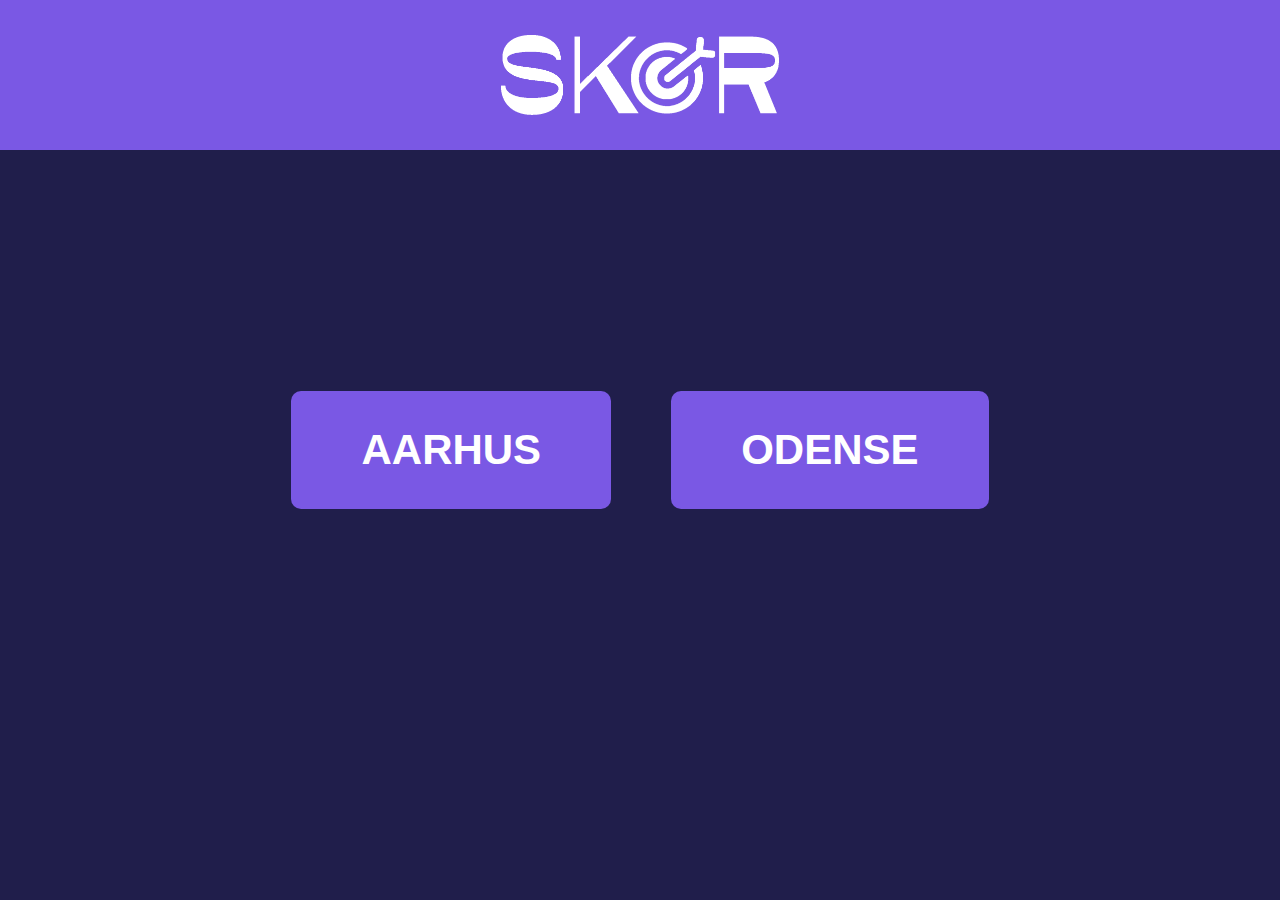
<file: index.html>
<!DOCTYPE html>
<html lang="da">
<head>
    <meta charset="UTF-8">
    <meta name="viewport" content="width=device-width, initial-scale=1.0">
    <meta name="description" content="Forside til skor aarhus og odense">
    <title>Skor</title>
    <link href="https://fonts.googleapis.com/css2?family=Caveat:wght@400..700&family=Handlee&family=Montserrat:ital,wght@0,100..900;1,100..900&family=Poetsen+One&family=Source+Sans+3:ital,wght@0,200..900;1,200..900&display=swap" rel="stylesheet">
    <link rel="stylesheet" href="css/lokation.css">
</head>
<body>
    <!-- Hovedside med links til lokationer i Aarhus og Odense -->
    <header>
        <img src="img/skor-logo.webp" alt="Skor Logo" class="skor-logo">
    </header>

    <div class="button-container">
        <a href="aarhus.html" class="location-btn">AARHUS</a>
        <a href="odense.html" class="location-btn">ODENSE</a>
    </div>
</body>
</html>
</file>
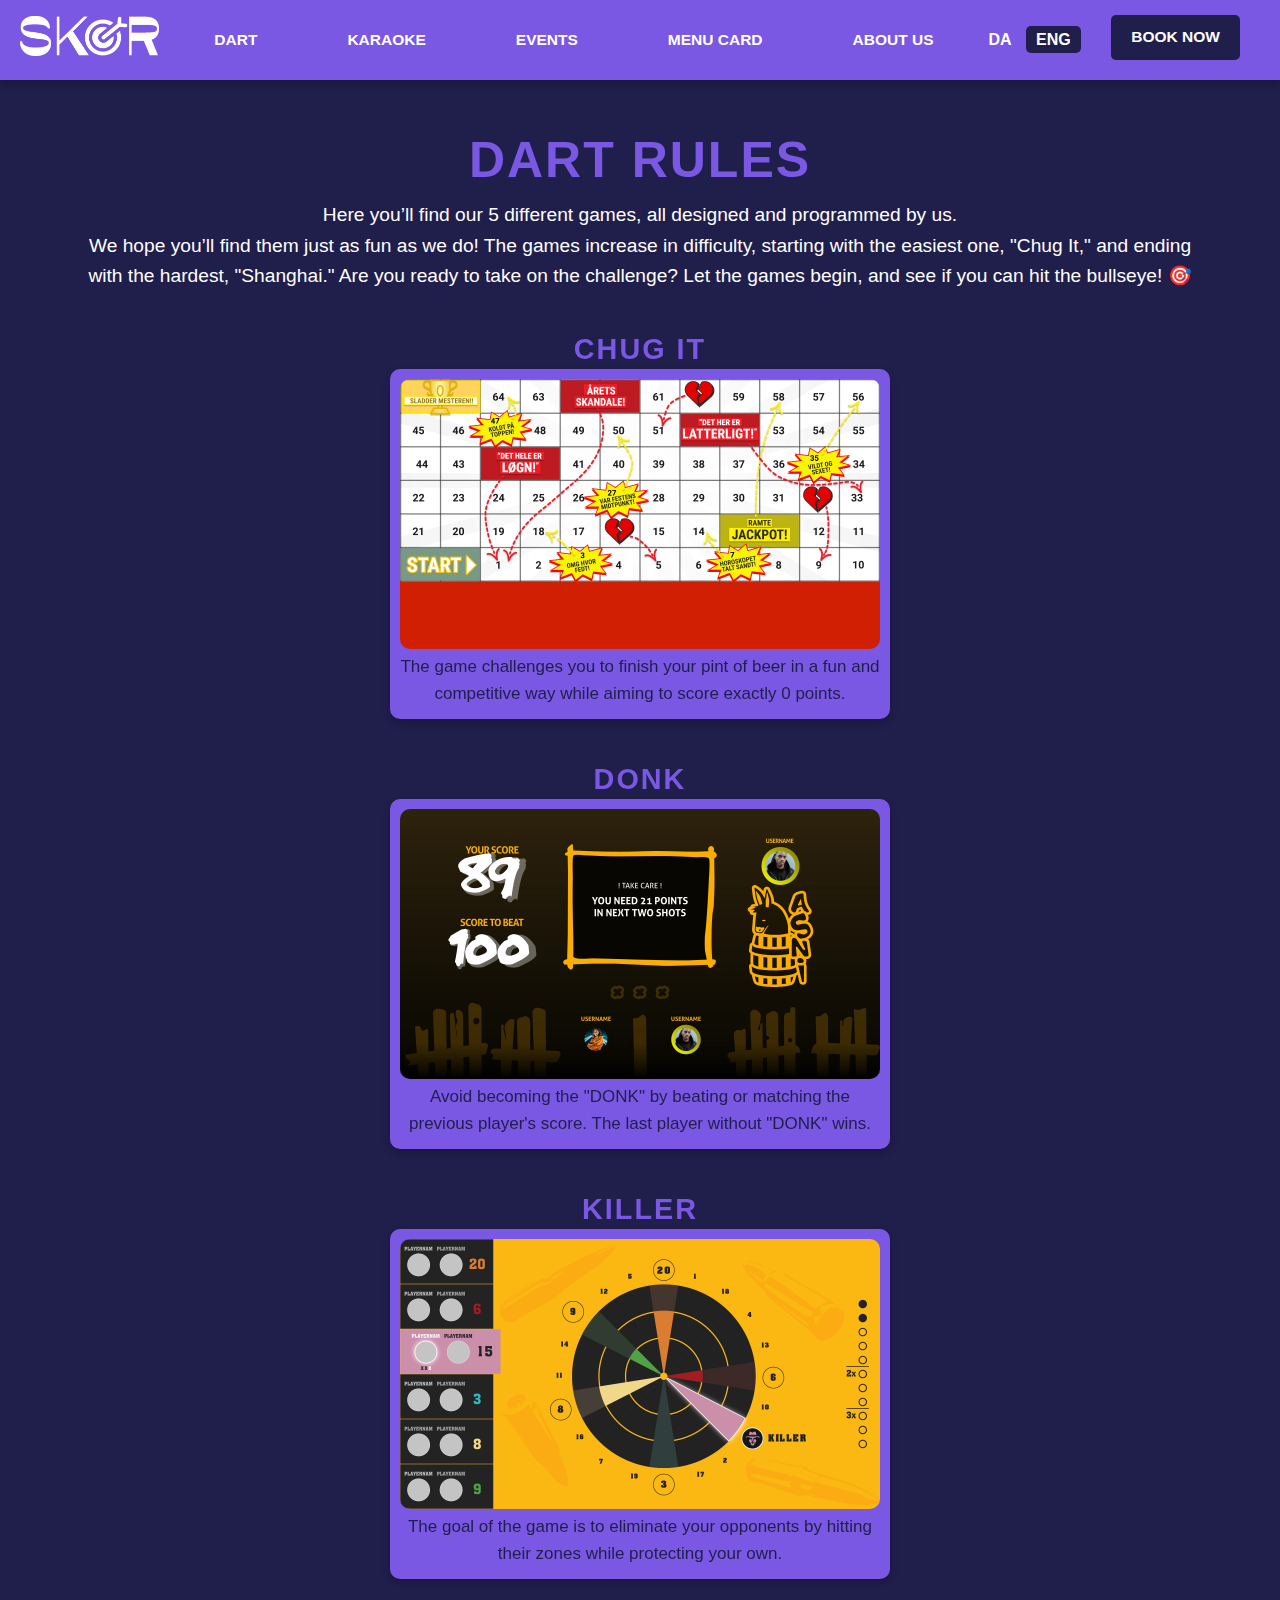
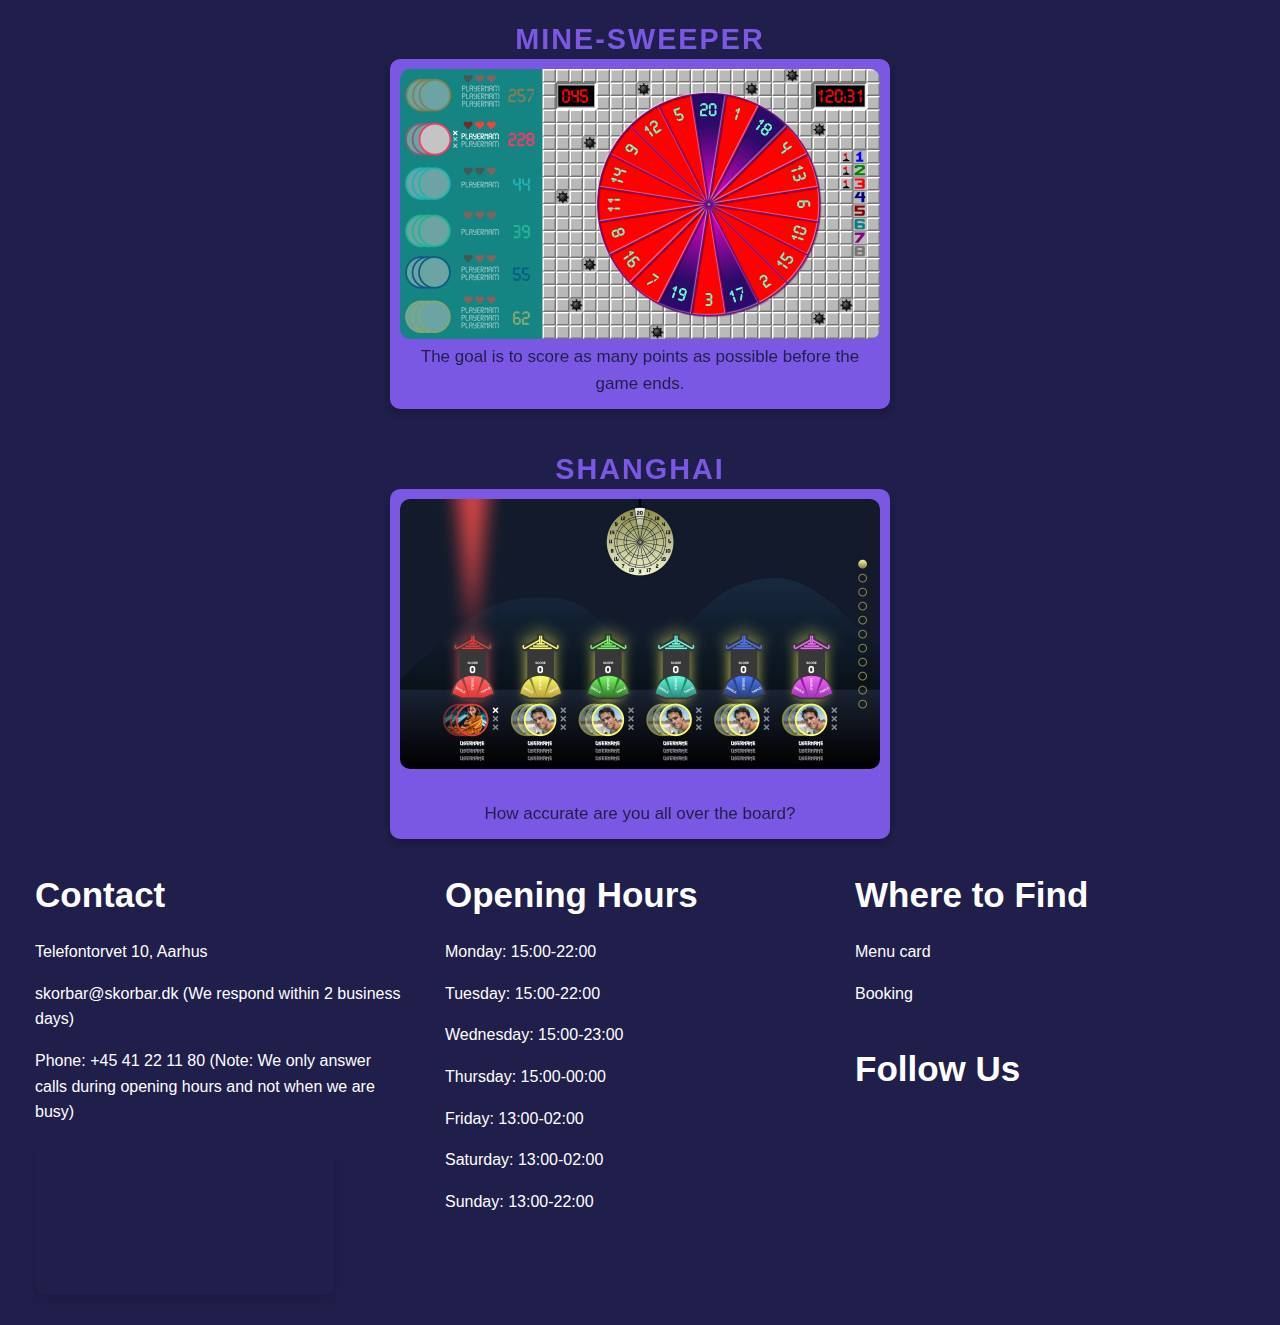
<file: dart-rules.html>
<!DOCTYPE html>
<html lang="en">
<head>
    <meta charset="UTF-8">
    <meta name="viewport" content="width=device-width, initial-scale=1.0">
    <meta name="description" content="Lær dart reglerne og spillet med vores guide">
    <title>Dart Rules</title>
    <link href="https://fonts.googleapis.com/css2?family=Roboto:wght@400;700&display=swap" rel="stylesheet">
    <link rel="stylesheet" href="css/dart-regler.css">
    <link href="https://fonts.googleapis.com/css2?family=Caveat:wght@400..700&family=Handlee&family=Montserrat:ital,wght@0,100..900;1,100..900&family=Poetsen+One&family=Source+Sans+3:ital,wght@0,200..900;1,200..900&display=swap" rel="stylesheet">
    <link rel="stylesheet" href="https://fonts.googleapis.com/css2?family=Material+Symbols+Outlined:opsz,wght,FILL,GRAD@24,400,0,0&icon_names=menu"
    <link rel="stylesheet" href="https://fonts.googleapis.com/css2?family=Material+Symbols+Outlined:opsz,wght,FILL,GRAD@40,400,0,0&icon_names=menu"
    <script src="https://kit.fontawesome.com/66261e5300.js" crossorigin="anonymous"></script>
    <link rel="stylesheet" href="css/footer.css">
    <link rel="stylesheet" href="css/nav.css">
    <script src="js/footer.js" defer></script>
    <script src="js/nav.js" defer></script>
</head>
<body>

    <header>
        <!-- Navigation Title: Contains the logo with a link to aarhus.html -->
        <nav class="nav-title">
            <a href="aarhus.html" class="logo">
                <img src="img/skor-logo.webp" alt="Skor logo">
            </a>
        </nav>
    
        <!-- Navigation Checkbox: Used to control the visibility of the menu -->
        <input type="checkbox" id="nav-check">
    
        <!-- Navigation Button: Burger icon for mobile view -->
        <nav class="nav-btn">
            <label for="nav-check">
                <span></span>
                <span></span>
                <span></span>
            </label>
        </nav>  
    
        <!-- Navigation List: Primary navigation items -->
        <ul class="nav-list">
            <!-- DART menu with submenu -->
            <li class="nav-list-item">
                <a href="#">DART</a>
                <ul class="nav-sub-menu">
                    <li class="nav-sub-menu-item"><a href="bestilling.html#dart">BOOK A LANE</a></li>
                    <li class="nav-sub-menu-item"><a href="dart-regler.html">RULES</a></li>
                    <li class="nav-sub-menu-item"><a href="dart-pris.html">PRICES FOR DART LANES</a></li>
                </ul>
            </li>
    
            <!-- KARAOKE menu with submenu -->
            <li class="nav-list-item">
                <a href="#">KARAOKE</a>
                <ul class="nav-sub-menu">
                    <li class="nav-sub-menu-item"><a href="bestilling.html#karaoke">BOOK OUR ROOM</a></li>
                    <li class="nav-sub-menu-item"><a href="karaoke-hits.html">KARAOKE HITS</a></li>
                    <li class="nav-sub-menu-item"><a href="karaoke-pris.html">PRICES FOR KARAOKE</a></li>
                </ul>
            </li>
    
            <!-- EVENTS menu with submenu -->
            <li class="nav-list-item">
                <a href="#">EVENTS</a>
                <ul class="nav-sub-menu">
                    <li class="nav-sub-menu-item"><a href="404.html">TUESDAY TOURNAMENT</a></li>
                    <li class="nav-sub-menu-item"><a href="404.html">COMPANY PARTY</a></li>
                    <li class="nav-sub-menu-item"><a href="burger-boom.html">BIGGER GROUPS</a></li>
                    <li class="nav-sub-menu-item"><a href="404.html">UPCOMING EVENTS</a></li>
                </ul>
            </li>
    
            <!-- MENU CARD -->
            <li class="nav-list-item">
                <a href="menukort.html">MENU CARD</a>
            </li>
    
            <!-- ABOUT US menu with submenu -->
            <li class="nav-list-item">
                <a href="#">ABOUT US</a>
                <ul class="nav-sub-menu">
                    <li class="nav-sub-menu-item"><a href="#kontakt">CONTACT US</a></li>
                    <li class="nav-sub-menu-item"><a href="bestilling.html#gavekort">GIFTCARD</a></li>
                    <li class="nav-sub-menu-item"><a href="praktisk-info.html">PRACTICAL INFORMATION</a></li>
                </ul>
            </li>

            <!-- Tilføj sprogskift -->
            <nav class="language-switcher">
                <a href="dart-regler.html">DA</a>
                <a href="dart-rules.html"class="active">ENG</a>
                 </nav>
    
            <!-- BOOK NOW: Featured menu for booking -->
            <li class="nav-list-item booking-item">
                <a href="bestilling.html">BOOK NOW</a>
            </li>
        </ul>
    </header>
    

    <main>
        <h1>Dart RULES</h1>
        <div class="center-text">
            Here you’ll find our 5 different games, all designed and programmed by us.<br>
            We hope you’ll find them just as fun as we do!
            The games increase in difficulty, starting with the easiest one, "Chug It," and ending with the hardest, "Shanghai."
            Are you ready to take on the challenge? Let the games begin, and see if you can hit the bullseye! 🎯
        </div>
        

        <div class="flip-container">
            <!-- Flip Card 1: CHUG IT -->
            <div class="flip-card">
                <h2>CHUG IT</h2>
                <div class="flip-card-inner">
                    <div class="flip-card-front">
                        <img src="img/chugit.webp" alt="Chug It Image">
                        <p>The game challenges you to finish your pint of beer in a fun and competitive way while aiming to score exactly 0 points.</p>
                    </div>
                    <div class="flip-card-back">
                        <ul>
                            <li>Each player starts with 185 points.</li>
                            <li>Aim at the dartboard and take a sip of your beer.</li>
                            <li>The size of the sip depends on how many points you score.</li> 
                            <li>The first player to reach exactly 0 points wins the game.</li> 
                            <li>If you go below 0 or fail to hit exactly 0, you "bust" and lose points for that round.</li>
                        </ul>
                    </div>
                </div>
            </div>

            <!-- Flip Card 2: DONK -->
            <div class="flip-card">
                <h2>DONK</h2>
                <div class="flip-card-inner">
                    <div class="flip-card-front">
                        <img src="img/donk.webp" alt="donk">
                        <p>Avoid becoming the "DONK" by beating or matching the previous player's score. The last player without "DONK" wins.</p>
                    </div>
                    <div class="flip-card-back">
                        <ul>
                            <li>The game is an Icelandic twist on the classic H-O-R-S-E and is played by scoring higher than the previous player.</li> 
                            <li>You must always match or beat the previous player’s score.</li> 
                            <li>If you fail to do so, you receive a letter (D, O, N, or K).</li> 
                            <li>Once you’ve collected all four letters, you become the "DONK" and are out of the game.</li> 
                            <li>The winner is the last player standing who hasn’t received "DONK."</li>
                        </ul>
                    </div>
                </div>
            </div>

            <!-- Flip Card 3: Killer -->
            <div class="flip-card">
                <h2>Killer</h2>
                <div class="flip-card-inner">
                    <div class="flip-card-front">
                        <img src="img/killer.webp" alt="killer Image">
                        <p>The goal of the game is to eliminate your opponents by hitting their zones while protecting your own.</p>
                    </div>
                    <div class="flip-card-back">
                        <ul>
                            <li>Each team or player is assigned a zone on the board.</li> 
                            <li>You need to hit your zone three times to become a "Killer."</li> 
                            <li>Once you're a "Killer," you must try to hit your opponents' zones to eliminate them.</li> 
                            <li>The last player or team standing wins the game.</li>
                        </ul>
                    </div>
                </div>
            </div>

            <!-- Flip Card 4: MINE-SWEEPER -->
            <div class="flip-card">
                <h2>MINE-SWEEPER</h2>
                <div class="flip-card-inner">
                    <div class="flip-card-front">
                        <img src="img/minesweeper.webp" alt="mine sweeper Image">
                        <p>The goal is to score as many points as possible before the game ends.</p>
                    </div>
                    <div class="flip-card-back">
                        <ul>
                            <li>Each player starts with three lives.</li> 
                            <li>The dartboard works like a regular dartboard, but with bomb zones marked in red on the screen.</li> 
                            <li>In each round, more bomb zones are added.</li> 
                            <li>If you hit a bomb zone, you score zero points for the throw and lose one life.</li> 
                            <li>The winner is the player with the most points when all players are eliminated or after 8 rounds.</li>
                        </ul>
                    </div>
                </div>
            </div>

            <!-- Flip Card 5: SHANGHAI -->
            <div class="flip-card">
                <h2>SHANGHAI</h2>
                <div class="flip-card-inner">
                    <div class="flip-card-front">
                        <img src="img/shanghai.webp" alt="Shanghai Image">
                        <p>How accurate are you all over the board?</p>
                    </div>
                    <div class="flip-card-back">
                        <ul>
                            <li>Shanghai consists of 8 rounds.</li> 
                            <li>Hit the target number in each round to collect points.</li> 
                            <li>You earn as many points as the target number for each throw (doubles and triples count).</li> 
                            <li>The winner is the team or player with the most points after all rounds.</li> 
                            <li>You can also achieve a Shanghai by hitting a single, double, and triple of the target number in the same round and win immediately.</li>
                        </ul>
                    </div>
                </div>
            </div>
        </div>
    </main>

    <!-- Footer -->
<footer>
    <div class="footer-container">
        <!-- Contact -->
        <div class="footer-section" id="contact">
            <h3>Contact</h3>
            <p>Telefontorvet 10, Aarhus</p>
            <p><a href="mailto:skorbar@skorbar.dk">skorbar@skorbar.dk</a> <span class="obs">(We respond within 2 business days)</span></p>
            <p>Phone: <a href="tel:41221180">+45 41 22 11 80</a> <span class="obs">(Note: We only answer calls during opening hours and not when we are busy)</span></p>
            <div id="map"></div>
        </div>
        <!-- Opening Hours -->
        <div class="footer-section">
            <h3>Opening Hours</h3>
            <p>Monday: 15:00-22:00</p>
            <p>Tuesday: 15:00-22:00</p>
            <p>Wednesday: 15:00-23:00</p>
            <p>Thursday: 15:00-00:00</p>
            <p>Friday: 13:00-02:00</p>
            <p>Saturday: 13:00-02:00</p>
            <p>Sunday: 13:00-22:00</p>
        </div>
        <!-- Where to Find Us -->
        <div class="footer-section">
            <h3>Where to Find</h3>
            <p><a href="menukort.html">Menu card</a></p>
            <p><a href="bestilling.html">Booking</a></p>
            <h3>Follow Us</h3>
            <ul class="social-icons">
                <li><i class="fa-brands fa-square-instagram"></i></li>
                <li><i class="fa-brands fa-square-facebook"></i></li>
            </ul>            
        </div>
    </div>
</footer>


</body>
</html>
</file>
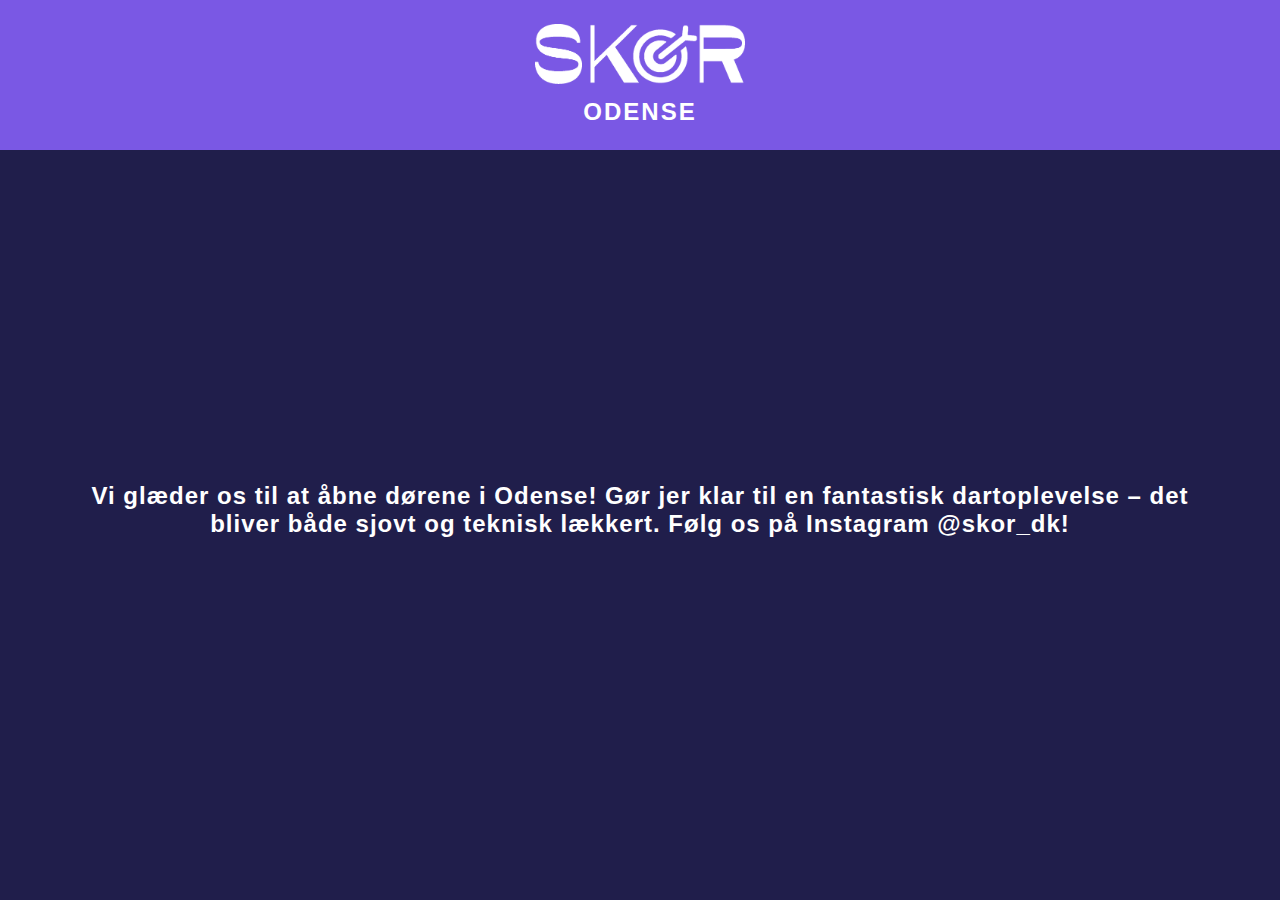
<file: odense.html>
<!DOCTYPE html>
<html lang="da">
<head>
    <meta charset="UTF-8">
    <meta name="viewport" content="width=device-width, initial-scale=1.0">
    <meta name="description" content="Forside til skor odense">
    <title>Skor - Odense</title>
    <link href="https://fonts.googleapis.com/css2?family=Caveat:wght@400..700&family=Handlee&family=Montserrat:ital,wght@0,100..900;1,100..900&family=Poetsen+One&family=Source+Sans+3:ital,wght@0,200..900;1,200..900&display=swap" rel="stylesheet">
    <link rel="stylesheet" href="css/odense.css"> 
</head>
<body>
    <header>
        <div class="logo-container">
            <!-- Klikbart billede, der leder til index.html -->
            <a href="index.html">
                <img src="img/skor-logo.webp" alt="Skor logo">
            </a>
            <span>Odense</span>
        </div>
    </header>
    

    <!-- Hovedindhold -->
    <div class="main-content">
        <p>Vi glæder os til at åbne dørene i Odense! Gør jer klar til en fantastisk dartoplevelse – det bliver både sjovt og teknisk lækkert. Følg os på Instagram @skor_dk!</p>
    </div>
</body>
</html>
</file>
<file: css/lokation.css>
/* Grundlæggende styling for alle elementer */
* {
    padding: 0;
    margin: 0;
    box-sizing: border-box;
}

/* Styling for body: generel opsætning og baggrundsfarve */
body {
    font-family: Arial, sans-serif;
    background-color: #201e4b;
    display: flex;
    flex-direction: column;
    justify-content: flex-start;
    align-items: center;
    height: 100vh;
    margin: 0;
}

/* Styling for header: layout og placering af logo */
header {
    background-color: #7a58e4;
    width: 100%;
    display: flex;
    justify-content: center;
    align-items: center;
    height: 150px;
    position: relative;
}

/* Styling for logo: størrelse og proportioner */
.skor-logo {
    height: 80px;
    width: auto;
}

/* Styling for knapper: layout og centrering */
.button-container {
    display: flex;
    justify-content: center;
    align-items: center;
    flex-direction: column;
    gap: 40px;
    position: absolute;
    top: 50%;
    transform: translateY(-50%);
}

/* Styling for knapper: farver, padding og hover-effekt */
.location-btn {
    background-color: #7a58e4;
    color: #fff;
    padding: 30px 60px;
    border-radius: 10px;
    text-decoration: none;
    font-size: 36px;
    font-weight: bold;
    transition: background-color 0.3s ease, transform 0.3s ease;
    display: inline-block;
}

/* Hover-effekt for knapper */
.location-btn:hover {
    background-color: #3db180;
    transform: scale(1.05);
}

/* Styling for større skærme (desktop): justering af layout og knapper */
@media (min-width: 768px) {
    .button-container {
        flex-direction: row;
        gap: 60px;
        margin-top: 0;
        position: absolute;
        top: 50%;
        transform: translateY(-50%);
    }

    .location-btn {
        padding: 35px 70px;
        font-size: 42px;
    }
}
</file>
<file: css/dart-regler.css>
/* Grundlæggende styling */
* {
    padding: 0;
    box-sizing: border-box;
}

body {
    font-family: Arial, sans-serif;
    background-color: #201e4b;
    color: #7a58e4;
    line-height: 1.6;
}

main {
    max-width: 1200px;
    margin: 20px auto;
    padding: 20px;
}

h1 {
    font-size: 50px; 
    font-weight: bold;
    letter-spacing: 2px;
    text-transform: uppercase;
    margin: 0;
    text-align: center;
}

.center-text {
    text-align: center;
    line-height: 1.6; 
    font-family: Arial, sans-serif; 
    font-size: 1.2rem; 
    color: #fff; 
    padding: 0 20px; 
}

/* Container for flip cards */
.flip-container {
    display: flex;
    flex-direction: column; /* Ændret til kolonne-layout */
    align-items: center; /* Centrerer kortene */
    gap: 30px; 
}

/* Individuelle flip kort */
.flip-card {
    width: 100%; 
    max-width: 500px; 
    height: 350px; 
    perspective: 1000px; 
}

/* Flip kortets indre */
.flip-card-inner {
    position: relative;
    width: 100%;
    height: 100%;
    transform-style: preserve-3d;
    transition: transform 0.6s;
}

/* Ved hover over kortet, rotere det */
.flip-card:hover .flip-card-inner {
    transform: rotateY(180deg);
}

.flip-card-front, .flip-card-back {
    position: absolute;
    width: 100%;
    height: 100%;
    backface-visibility: hidden;
}

/* Fronten af kortet */
.flip-card-front {
    background-color: #7a58e4;
    border-radius: 10px;
    box-shadow: 0 4px 8px rgba(0, 0, 0, 0.2);
    display: flex;
    justify-content: center;
    align-items: flex-start;  
    padding: 10px;
    text-align: center;
    height: 100%; 
}

/* Billedet på fronten af kortet */
.flip-card-front img {
    width: 100%;
    height: auto;
    object-fit: cover;  
    border-radius: 10px;
}

.flip-card-front p {
    position: absolute;
    bottom: -10px;
    left: 0;
    width: 100%;
    text-align: center; 
    color: #201e4b; 
    padding: 5px 10px; 
    border-radius: 5px; 
    white-space: normal; 
    word-wrap: break-word; 
    overflow: visible; 
    font-size: 17px;
}

.flip-card-back {
    background-color: #7a58e4; 
    color: #ffffff; 
    border-radius: 10px;
    box-shadow: 0 4px 8px rgba(0, 0, 0, 0.2);
    display: flex;
    flex-direction: column; 
    justify-content: center;
    align-items: center;
    padding: 20px; 
    backface-visibility: hidden;
    transform: rotateY(180deg); 
    overflow-y: auto; 
}

.flip-card-back ul {
    list-style: disc; 
    padding-left: 20px; 
    margin: 0;
    line-height: 1.5; 
    text-align: left; 
}

.flip-card-back li {
    margin-bottom: 10px; 
}

/* Styling af titlerne */
h2 {
    text-align: center;
    font-size: 1.8rem;
    color: #7a58e4;
    text-transform: uppercase;
    letter-spacing: 2px;
    margin-bottom: -3px;
}

.flip-container {
    display: flex;
    flex-direction: column; 
    align-items: center; /* Centrerer kortene */
    gap: 80px; /* Øget afstanden mellem kortene */
    padding-top: 10px; /* Øger afstanden fra toppen */
}

/* Styling til sprogskifterens navigation */
.language-switcher {
    gap: 10px; 
    justify-content: flex-end; /* Justerer linksene til højre side */
    padding: 10px; 
    background-color: #7a58e4; 
}

/* Generel styling til linksene i sprogskifteren */
.language-switcher a {
    text-decoration: none; 
    color: #fff; 
    font-weight: bold; 
    padding: 5px 10px; 
    border-radius: 5px; 
    transition: background-color 0.3s, color 0.3s; 
}

/* Styling til det aktive link */
.language-switcher a.active {
    background-color: #201e4b; 
    color: #fff; 
}


.language-switcher a:hover:not(.active) {
    background-color: #3db180; 
    color: #fff; 
}


/* Responsiv styling for mobil */
@media (max-width: 768px) {
    .language-switcher {
        justify-content: flex-start; /* Flyt links til venstre */
        padding: 10px 15px; /* Juster padding */
        left: 0; /* Sørg for, at den starter ved venstre kant */
    }
    
    .flip-container {
        flex-direction: column; /* Ens layout på mobil */
        align-items: center; /* Centrerer kortene på mobil */
    }

    .flip-card {
        width: 100%; /* Fylder hele bredden på mobil */
        max-width: 90%; /* Gør kortene lidt bredere på mobil */
        height: 350px; 
    }

    h1 {
        font-size: 2rem; 
    }

    .flip-card-front p {
        bottom: 10px; 
    }
}
</file>
<file: css/footer.css>
/* Fjern standardmargener og padding */
html, body {
    margin: 0;
    padding: 0;
}

/* Sørg for, at siden fylder hele bredden og højden */
html, body {
    width: 100%;
    height: 100%;
}

/* Footer styles */
footer {
    background-color: #201e4b;
    color: #fff;
    padding: 20px 15px;
    text-align: center; 
}

.footer-container {
    display: flex;
    flex-direction: column;
    gap: 20px;
    align-items: flex-start; 
    padding-left: 20px; 
    margin-right: 20px; 
}

.footer-section {
    margin-bottom: 10px;
    width: 100%; 
}

.footer-section h3 {
    font-family: Arial, Helvetica, sans-serif;
    font-size: 35px; 
    margin-bottom: 10px;
    color: #fff;
}

/* Justering af Google Maps container for at gøre det mindre */
#map {
    width: 100%;            
    max-width: 300px;       
    height: 150px;          
    margin-top: 20px;       
    border-radius: 10px;    
    overflow: hidden;       
    box-shadow: 0 4px 10px rgba(0, 0, 0, 0.1); 
}

/* For iframe i map container */
#map iframe {
    width: 100%;            
    height: 100%;         
    border-radius: 10px;    
    border: none;           
}

/* For at sikre, at links altid er hvide */
.footer-section a {
    color: #fff;            
    text-decoration: none;  
    transition: color 0.3s; 
}


.social-icons {
    list-style: none; 
    display: flex; 
    gap: 10px; 
    padding: 0; 
    margin: 0; 
}

.social-icons li {
    list-style: none; 
    padding: 0; 
    margin: 0; 
}

.social-icons li i {
    font-size: 40px; /* Juster størrelsen på ikonerne */
}

.social-icons li:hover {
    color: #e5e5e5; 
}



/* Justering af tekst og links på mobil */
@media (max-width: 767px) {
    .footer-section h3 {
        font-size: 35px;    
        text-align: left;   
        margin-bottom: 15px;
    }

    .footer-section p,
    .footer-section a {
        text-align: left;   
    }
}

/* Desktop Layout */
@media (min-width: 768px) {
    .footer-container {
        flex-direction: row;
        justify-content: space-between;
        text-align: left;   
    }

    .footer-section {
        flex: 1;
        margin-right: 20px;
    }
}
</file>
<file: css/nav.css>
/* Grundlæggende styling */
* {
    padding: 0;
    box-sizing: border-box;
}

/* Fjern standardmargener og padding */
html, body {
    width: 100%;
    height: 100%;
    margin: 0;
    padding: 0;
    font-family: Arial, sans-serif;
    padding-top: 40px; 
}

header {
    background-color: #7a58e4;
    color: white;
    display: flex;
    justify-content: space-between;
    align-items: center; 
    padding: 10px 20px; 
    position: fixed; 
    top: 0; 
    left: 0; 
    right: 0; 
    z-index: 1000; 
    height: 80px; 
    box-shadow: 0 4px 8px rgba(0, 0, 0, 0.2); 
}


/* Logo styling */
.nav-title .logo img {
    height: 40px;
    width: auto;
}

.nav-btn {
    z-index: 100; 
}

#nav-check:checked ~ .nav-btn label {
    z-index: 101; 
}


.nav-btn label {
    display: flex;
    position: relative;
    flex-direction: column;
    justify-content: center;
    align-items: center;
    width: 30px;
    height: 30px;
    cursor: pointer;
}

.nav-btn label span {
    display: block;
    width: 25px;
    height: 3px;
    background-color: white;
    margin: 4px 0;
    transition: all 0.3s ease-in-out;
}

#nav-check:checked ~ .nav-btn label span:nth-child(1) {
    transform: rotate(45deg);
    position: absolute; /* Sørger for, at linjerne overlapper */
    top: 50%; /* Centrer lodret */
    left: 50%; /* Centrer vandret */
    transform: translate(-50%, -50%) rotate(45deg);
}

#nav-check:checked ~ .nav-btn label span:nth-child(2) {
    opacity: 0; /* Skjuler midterlinjen */
}

#nav-check:checked ~ .nav-btn label span:nth-child(3) {
    transform: rotate(-45deg);
    position: absolute;
    top: 50%;
    left: 50%;
    transform: translate(-50%, -50%) rotate(-45deg);
}

Når menuen er lukket, gendannes burger-ikonet
#nav-check:not(:checked) ~ .nav-btn label span:nth-child(1),
#nav-check:not(:checked) ~ .nav-btn label span:nth-child(3) {
    transform: rotate(0) translate(0, 0);
}

#nav-check:not(:checked) ~ .nav-btn label span:nth-child(2) {
    opacity: 1; /* Gør den midterste linje synlig igen */
}

/* Hide the checkbox */
#nav-check {
    display: none;
}

/* Navigation menu */
.nav-list {
    display: none;
    flex-direction: column;
    position: absolute;
    top: 50px;
    left: 0;
    width: 100%;
    background-color: #7a58e4;
    list-style: none;
    z-index: 9;
}

/* Show menu when checked */
#nav-check:checked ~ .nav-list {
    display: flex;
}

.nav-list-item {
    padding: 15px 20px;
}

.nav-list-item a {
    text-decoration: none;
    color: white;
    font-weight: 600;
    font-size: 15.5px;
}

/* Undermenu styling */
.nav-sub-menu {
    display: none;
    flex-direction: column;
    margin-top: 10px;
    padding-left: 20px;
    list-style: none;
}

.nav-sub-menu-item{
    padding: 5px 0;
}

.nav-sub-menu-item a{
    font-size: 16px;
}


.nav-list-item.active .nav-sub-menu {
    display: flex;
}

.nav-sub-menu a {
    padding: 10px 0;
}



/* Desktop styles */
@media (min-width: 768px) {
    .nav-btn {
        display: none; 
    }

    .nav-list {
        display: flex;
        flex-direction: row;
        position: static;
        flex: 1;
        justify-content: flex-start;
        align-items: center;
    }

    .nav-list-item {
        text-align: left;
        margin-left: 20px;
        height: 80px;
        display: flex;
        align-items: center;
    }

    .nav-list-item a {
        padding: 10px 15px;
    }

    .nav-sub-menu {
        position: absolute;
        top: 100%;
        left: 0;
        background-color: #7a58e4;
        padding: 0;
        width: 100%;
        min-width: 100%;
        margin: 0;
    }

    .nav-list-item:hover .nav-sub-menu {
        display: flex;
    }

    .nav-sub-menu:hover  {
        display: flex;
    }

    /* Gør undermenupunkterne større og fed tekst på desktop */
    .nav-sub-menu a {
        font-size: 30px; 
        font-weight: bold; 
        padding: 12px 20px; 
    }

    .nav-sub-menu a:hover {
        color:#201e4b; 
    }

    .nav-sub-menu-item{
        padding: 10px;
    }

    /* Book nu knappen vises på desktop */
    .booking-item {
        display: block;
        margin-left: auto;
    }

    /* Styling til "BOOK NU"-knap */
    .booking-item a {
        background-color: #201e4b;
        color: white;
        padding: 10px 20px;
        border-radius: 5px;
        text-decoration: none;
        font-weight: bold;
        display: inline-block;
        transition: background-color 0.3s ease;
    }

    /* Hover-effekt til knappen */
    .booking-item a:hover {
        background-color: #3db180;
    }
}
</file>
<file: css/odense.css>
* {
    padding: 0;
    margin: 0;
    box-sizing: border-box;
}

/* Body styling: baggrundsfarve og centrering */
body {
    font-family: Arial, sans-serif;
    background-color: #201e4b;
    display: flex;
    flex-direction: column;
    justify-content: center;
    align-items: center;
    height: 100vh;
    margin: 0;
}

/* Header styling: layout og placering af logo */
header {
    background-color: #7a58e4;
    width: 100%;
    padding: 20px 0;
    position: absolute;
    top: 0;
    left: 0;
    display: flex;
    justify-content: center;
    align-items: center;
    height: 150px;
}

/* Logo container: struktur og tekstplacering */
.logo-container {
    display: flex;
    flex-direction: column;
    align-items: center;
}

.logo-container img {
    height: 60px;
    width: auto;
    margin-bottom: 10px;
}

.logo-container span {
    color: #fff;
    font-size: 24px;
    font-weight: bold;
    letter-spacing: 2px;
    text-transform: uppercase;
    font-family: Arial, sans-serif;
    text-align: center;
}

/* Header titel styling */
header h1 {
    font-size: 32px;
    font-weight: bold;
    letter-spacing: 2px;
    text-transform: uppercase;
    margin: 0;
}

/* Main content styling: layout og tekst */
.main-content {
    display: flex;
    flex-direction: column;
    justify-content: center;
    align-items: center;
    text-align: center;
    padding: 20px;
    margin-top: 100px;
}

.main-content p {
    font-size: 20px;
    color: #fff;
    font-weight: bold;
    letter-spacing: 1px;
    margin: 0;
    padding: 20px;
}

/* Media query til desktop: justeringer for større skærme */
@media (min-width: 768px) {
    header h1 {
        font-size: 60px;
    }

    .main-content {
        margin-top: 120px;
        padding: 30px;
    }

    .main-content p {
        font-size: 24px;
        padding: 30px;
    }
}
</file>
